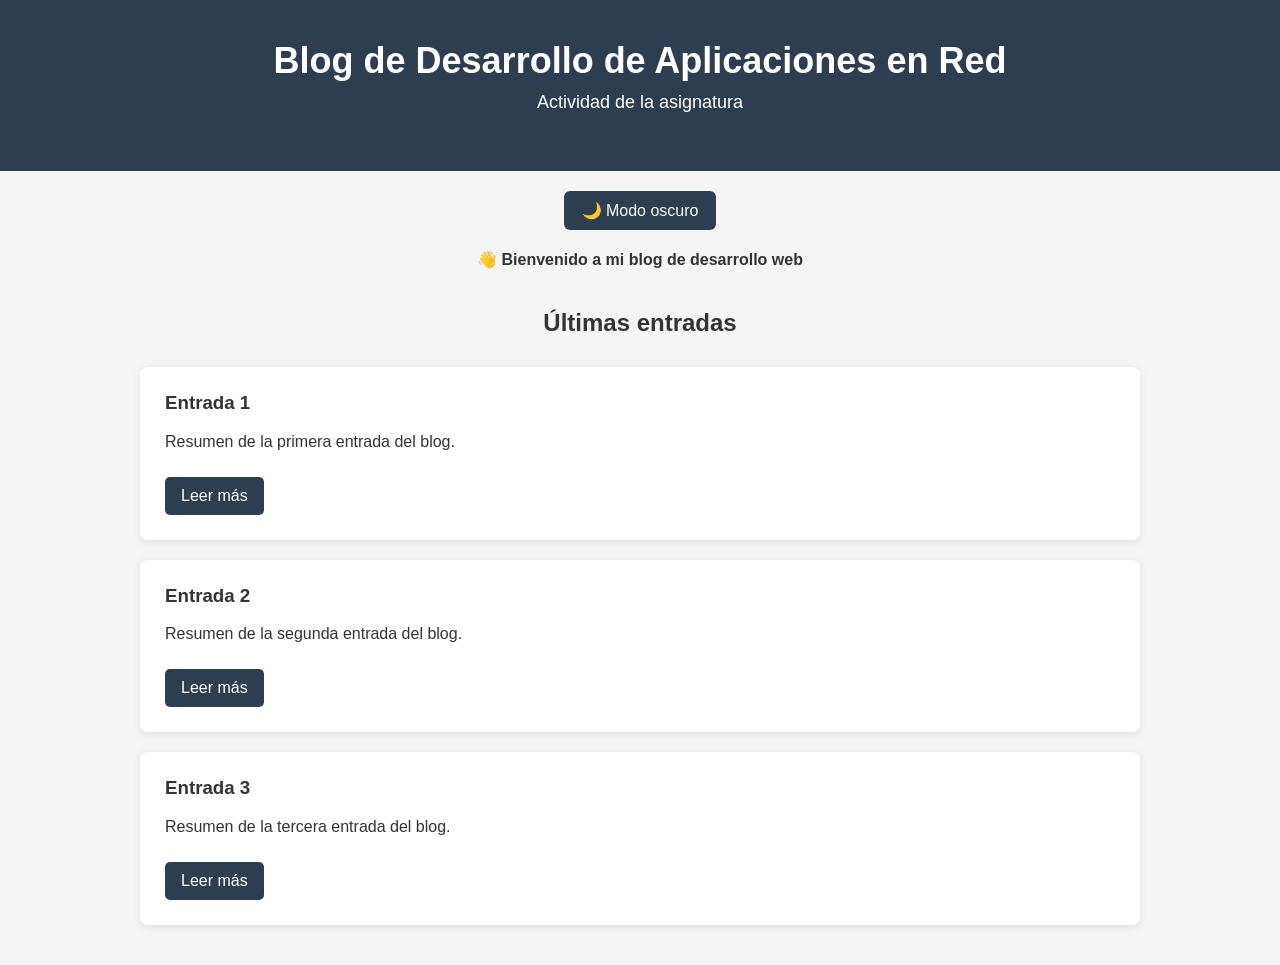
<file: index.html>
<!DOCTYPE html>
<html lang="es">

<head>
  <meta charset="UTF-8">
  <meta name="viewport" content="width=device-width, initial-scale=1.0">
  <title>Blog de Desarrollo de Aplicaciones en Red</title>
  <link rel="stylesheet" href="css/estilos.css">
</head>

<body>

  <header>
    <h1>Blog de Desarrollo de Aplicaciones en Red</h1>
    <p>Actividad de la asignatura</p>
  </header>
<button id="modoOscuro">🌙 Modo oscuro</button>
  <p id="bienvenida">👋 Bienvenido a mi blog de desarrollo web</p>
  <main>

    <h2>Últimas entradas</h2>

    <article>
      <h3>Entrada 1</h3>
      <p>Resumen de la primera entrada del blog.</p>
      <a href="entrada1.html">Leer más</a>
    </article>

    <article>
      <h3>Entrada 2</h3>
      <p>Resumen de la segunda entrada del blog.</p>
      <a href="entrada2.html">Leer más</a>
    </article>

    <article>
      <h3>Entrada 3</h3>
      <p>Resumen de la tercera entrada del blog.</p>
      <a href="entrada3.html">Leer más</a>
    </article>

  </main>
<script src="js/script.js?v=3"></script>
</body>

</html>
</file>
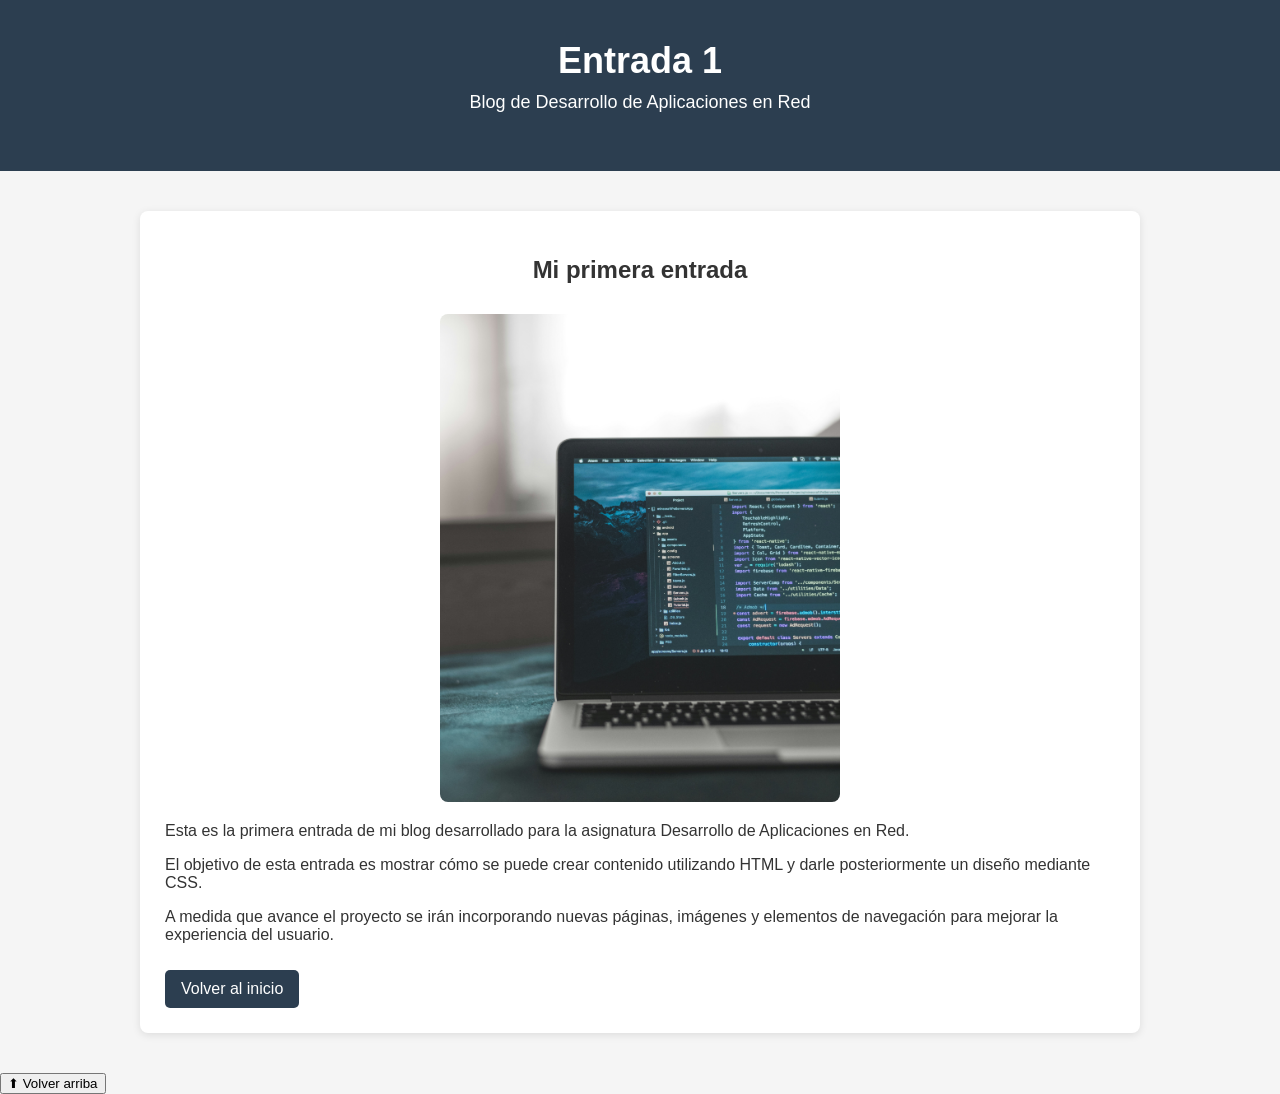
<file: entrada1.html>
<!DOCTYPE html>
<html lang="es">

<head>
  <meta charset="UTF-8">
  <meta name="viewport" content="width=device-width, initial-scale=1.0">
  <title>Entrada 1</title>
  <link rel="stylesheet" href="css/estilos.css">
</head>

<body>

  <header>
    <h1>Entrada 1</h1>
    <p>Blog de Desarrollo de Aplicaciones en Red</p>
  </header>

  <main>

    <article>
      <h2>Mi primera entrada</h2>
      <img src="imagenes/html.jpg" alt="Imagen relacionada con HTML">
      <p>
        Esta es la primera entrada de mi blog desarrollado para la asignatura
        Desarrollo de Aplicaciones en Red.
      </p>

      <p>
        El objetivo de esta entrada es mostrar cómo se puede crear contenido
        utilizando HTML y darle posteriormente un diseño mediante CSS.
      </p>

      <p>
        A medida que avance el proyecto se irán incorporando nuevas páginas,
        imágenes y elementos de navegación para mejorar la experiencia del usuario.
      </p>

      <a href="index.html">Volver al inicio</a>
    </article>

  </main>
<button id="volverArriba">⬆ Volver arriba</button>

<script src="js/script.js"></script>
</body>

</html>
</file>
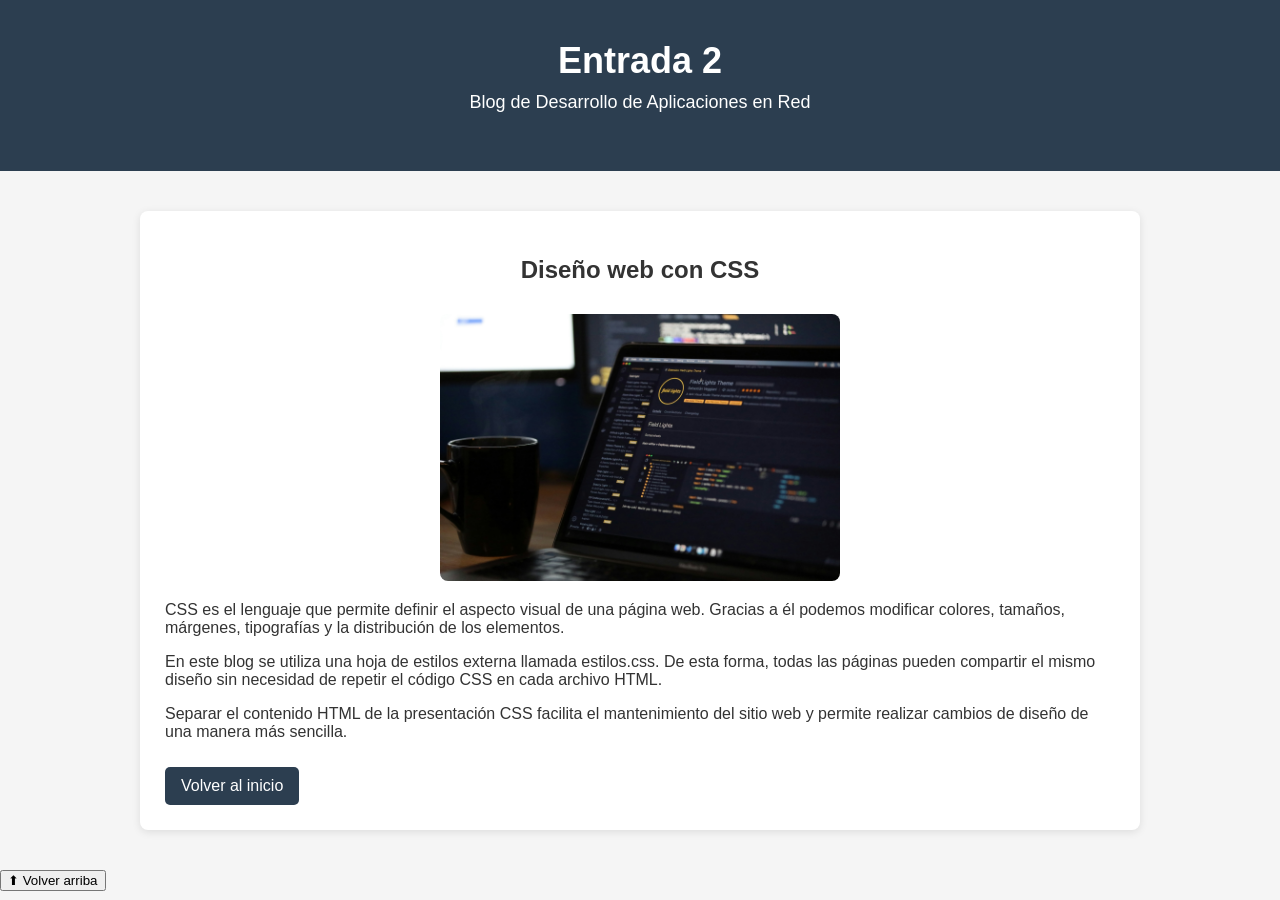
<file: entrada2.html>
<!DOCTYPE html>
<html lang="es">

<head>
  <meta charset="UTF-8">
  <meta name="viewport" content="width=device-width, initial-scale=1.0">
  <title>Entrada 2</title>
  <link rel="stylesheet" href="css/estilos.css">
</head>

<body>

  <header>
    <h1>Entrada 2</h1>
    <p>Blog de Desarrollo de Aplicaciones en Red</p>
  </header>

  <main>

    <article>
      <h2>Diseño web con CSS</h2>
<img src="imagenes/css.jpg" alt="Imagen relacionada con CSS">
      <p>
        CSS es el lenguaje que permite definir el aspecto visual de una página web.
        Gracias a él podemos modificar colores, tamaños, márgenes, tipografías y
        la distribución de los elementos.
      </p>

      <p>
        En este blog se utiliza una hoja de estilos externa llamada estilos.css.
        De esta forma, todas las páginas pueden compartir el mismo diseño sin
        necesidad de repetir el código CSS en cada archivo HTML.
      </p>

      <p>
        Separar el contenido HTML de la presentación CSS facilita el mantenimiento
        del sitio web y permite realizar cambios de diseño de una manera más sencilla.
      </p>

      <a href="index.html">Volver al inicio</a>
    </article>

  </main>
<button id="volverArriba">⬆ Volver arriba</button>

<script src="js/script.js?v=2"></script>
</body>

</html>
</file>
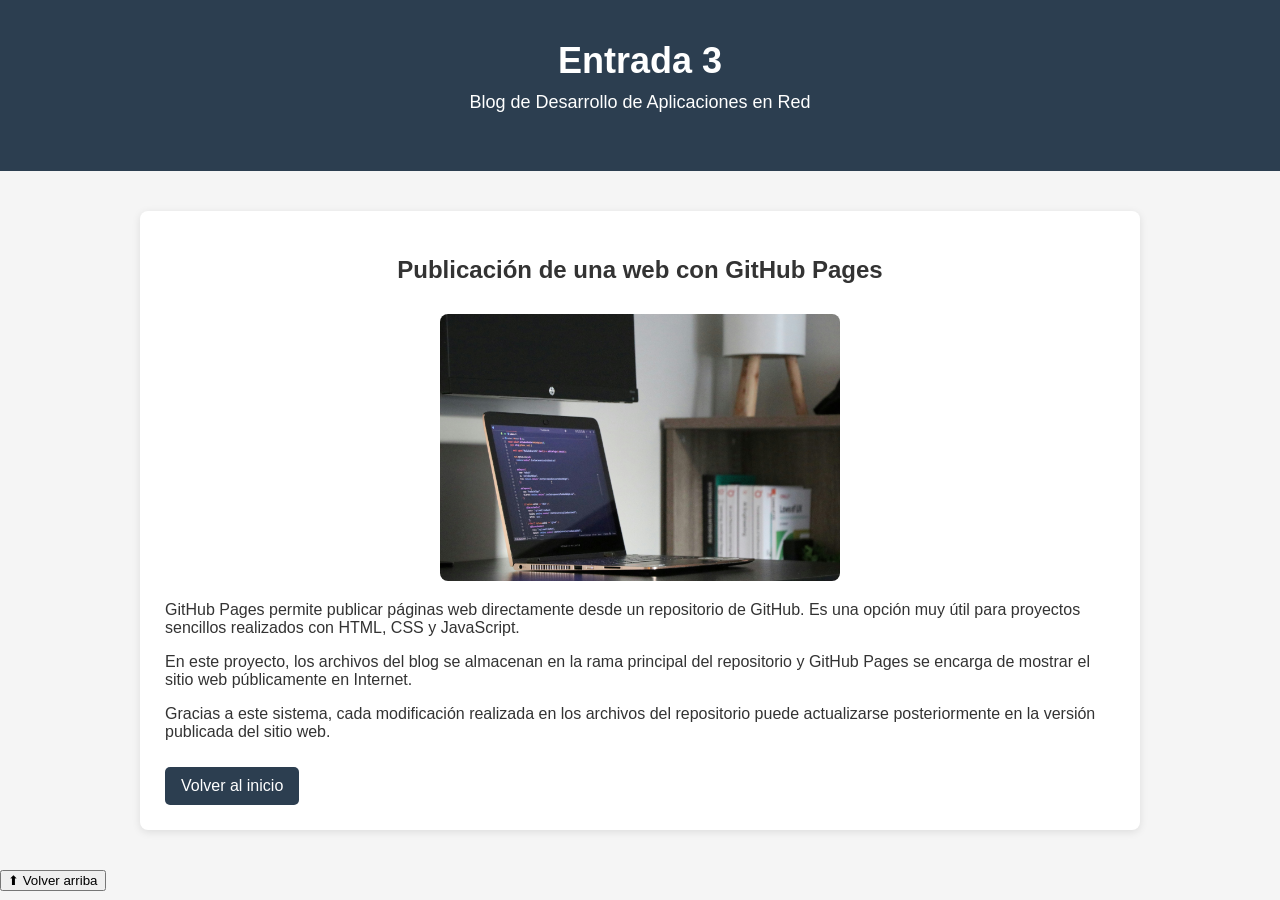
<file: entrada3.html>
<!DOCTYPE html>
<html lang="es">

<head>
  <meta charset="UTF-8">
  <meta name="viewport" content="width=device-width, initial-scale=1.0">
  <title>Entrada 3</title>
  <link rel="stylesheet" href="css/estilos.css">
</head>

<body>

  <header>
    <h1>Entrada 3</h1>
    <p>Blog de Desarrollo de Aplicaciones en Red</p>
  </header>

  <main>

    <article>
      <h2>Publicación de una web con GitHub Pages</h2>
<img src="imagenes/github-pages.jpg" alt="Imagen relacionada con GitHub Pages">
      <p>
        GitHub Pages permite publicar páginas web directamente desde un repositorio
        de GitHub. Es una opción muy útil para proyectos sencillos realizados con
        HTML, CSS y JavaScript.
      </p>

      <p>
        En este proyecto, los archivos del blog se almacenan en la rama principal
        del repositorio y GitHub Pages se encarga de mostrar el sitio web públicamente
        en Internet.
      </p>

      <p>
        Gracias a este sistema, cada modificación realizada en los archivos del
        repositorio puede actualizarse posteriormente en la versión publicada del
        sitio web.
      </p>

      <a href="index.html">Volver al inicio</a>
    </article>

  </main>
<button id="volverArriba">⬆ Volver arriba</button>

<script src="js/script.js?v=2"></script>
</body>

</html>
</file>
<file: css/estilos.css>
body {
  margin: 0;
  font-family: Arial, sans-serif;
  background-color: #f5f5f5;
  color: #333333;
}

header {
  background-color: #2c3e50;
  color: white;
  text-align: center;
  padding: 40px 20px;
}

header h1 {
  margin: 0;
  font-size: 36px;
}

header p {
  margin-top: 10px;
  font-size: 18px;
}

main {
  width: 80%;
  max-width: 1000px;
  margin: 40px auto;
}

h2 {
  text-align: center;
  margin-bottom: 30px;
}

article {
  background-color: white;
  padding: 25px;
  margin-bottom: 20px;
  border-radius: 8px;
  box-shadow: 0 2px 8px rgba(0, 0, 0, 0.1);
}

article h3 {
  margin-top: 0;
}
article img {
  display: block;
  width: 100%;
  max-width: 400px;
  height: auto;
  margin: 20px auto;
  border-radius: 8px;
}

article a {
  display: inline-block;
  margin-top: 10px;
  text-decoration: none;
  background-color: #2c3e50;
  color: white;
  padding: 10px 16px;
  border-radius: 5px;
}

article a:hover {
  background-color: #1a252f;
}
.oscuro {
    background-color: #222;
    color: white;
}

body.oscuro article {
    background: #333 !important;
    color: white !important;
}

.oscuro article a {
    background-color: #4a6780;
    color: white;
}
#modoOscuro {
    display: block;
    margin: 20px auto;
    padding: 10px 18px;
    background-color: #2c3e50;
    color: white;
    border: none;
    border-radius: 6px;
    font-size: 16px;
    cursor: pointer;
}

#modoOscuro:hover {
    background-color: #1a252f;
}
#bienvenida {
    text-align: center;
    font-weight: bold;
    margin: 15px 0;
}
</file>
